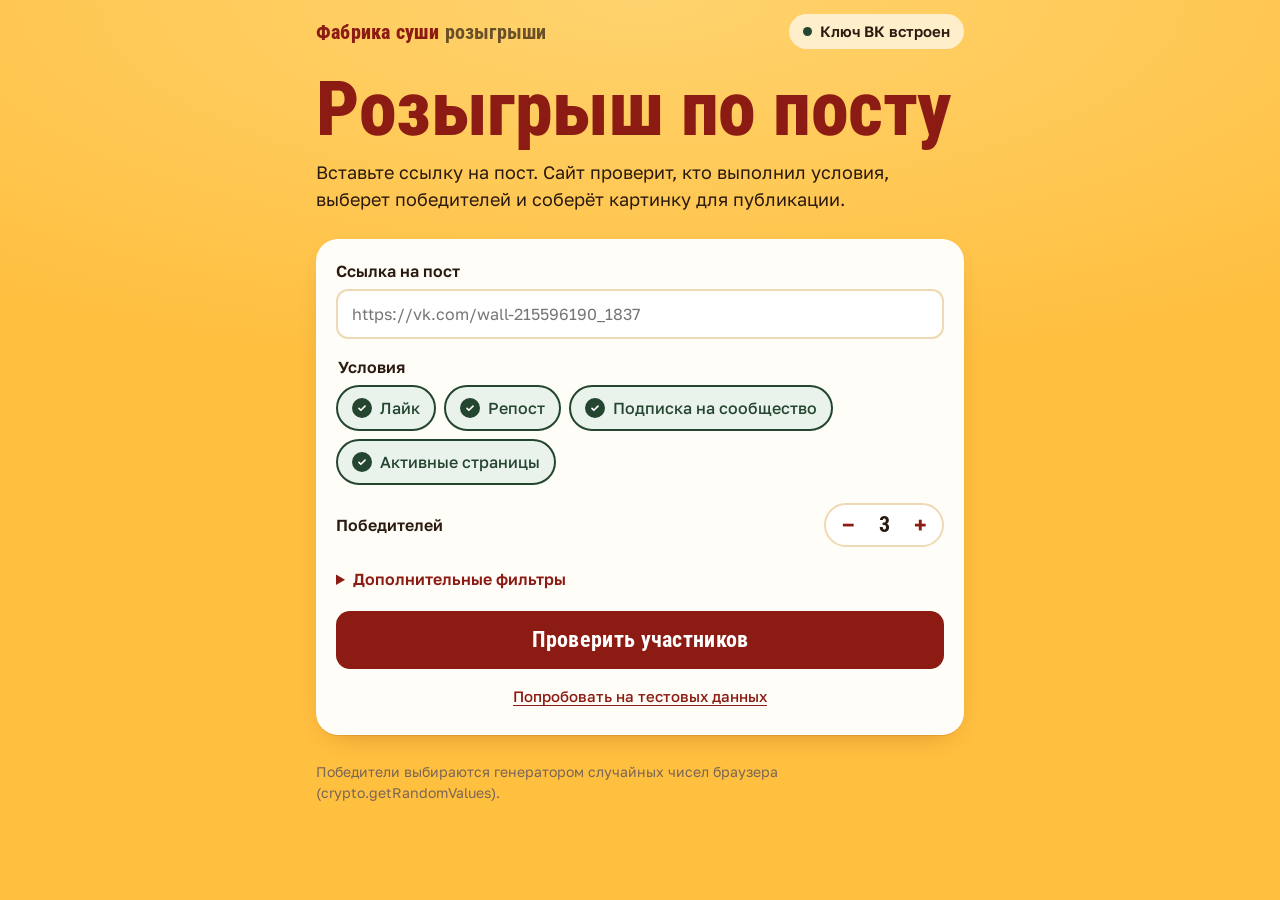
<file: index.html>
<!doctype html>
<html lang="ru">
<head>
  <meta charset="utf-8">
  <meta name="viewport" content="width=device-width, initial-scale=1">
  <title>Розыгрыш по посту ВК</title>
  <meta name="description" content="Проверка условий розыгрыша ВКонтакте, честный выбор победителей и готовая картинка с победителями.">
  <meta name="theme-color" content="#FFBF3F">
  <link rel="preconnect" href="https://fonts.googleapis.com">
  <link rel="preconnect" href="https://fonts.gstatic.com" crossorigin>
  <link href="https://fonts.googleapis.com/css2?family=Golos+Text:wght@400;500;600;700&family=Roboto+Condensed:wght@700;800&display=swap" rel="stylesheet">
  <link rel="stylesheet" href="style.css?v=3">
</head>
<body>
  <header class="top">
    <div class="wrap top__row">
      <span class="brand">Фабрика суши <span class="brand__sub">розыгрыши</span></span>
      <button class="ghost-btn" id="tokenBtn" type="button" aria-expanded="false" aria-controls="tokenPanel">
        <span class="dot" id="tokenDot" aria-hidden="true"></span><span id="tokenBtnText">Ключ ВК</span>
      </button>
    </div>
  </header>

  <main class="wrap">
    <section class="panel token" id="tokenPanel" hidden>
      <h2 class="h2">Ключ доступа ВКонтакте</h2>
      <p class="muted">На сайте уже есть встроенный ключ, и он работает без настройки. Свой сервисный ключ нужен, только если встроенный перестанет работать. Свой ключ хранится в этом браузере и отправляется только во ВКонтакте.</p>
      <div class="field">
        <label for="token">Сервисный ключ</label>
        <div class="input-row">
          <input id="token" type="password" autocomplete="off" spellcheck="false" placeholder="Вставьте ключ">
          <button type="button" class="ghost-btn small" id="tokenShow">Показать</button>
        </div>
      </div>
      <div class="actions">
        <button type="button" class="btn" id="tokenSave">Сохранить ключ</button>
        <button type="button" class="link-btn" id="tokenClear">Удалить ключ</button>
      </div>
      <details class="help">
        <summary>Где взять ключ</summary>
        <ol>
          <li>Откройте раздел для разработчиков ВК (<a href="https://dev.vk.com" target="_blank" rel="noopener">dev.vk.com</a>) или кабинет VK ID для бизнеса и создайте приложение.</li>
          <li>Подтвердите действие по телефону, если ВК попросит.</li>
          <li>В настройках приложения найдите поле «Сервисный ключ доступа» и скопируйте его сюда.</li>
        </ol>
              </details>
    </section>

    <section class="hero">
      <h1 class="h1">Розыгрыш по&nbsp;посту</h1>
      <p class="lead">Вставьте ссылку на пост. Сайт проверит, кто выполнил условия, выберет победителей и соберёт картинку для публикации.</p>
    </section>

    <form class="panel" id="setup" novalidate>
      <div class="field">
        <label for="postUrl">Ссылка на пост</label>
        <input id="postUrl" type="url" inputmode="url" autocomplete="off" spellcheck="false" placeholder="https://vk.com/wall-215596190_1837">
        <p class="field__err" id="postErr" hidden></p>
      </div>

      <fieldset class="conds">
        <legend>Условия</legend>
        <label class="chip"><input type="checkbox" id="cLike" checked><span>Лайк</span></label>
        <label class="chip"><input type="checkbox" id="cRepost" checked><span>Репост</span></label>
        <label class="chip"><input type="checkbox" id="cMember" checked><span>Подписка на сообщество</span></label>
        <label class="chip"><input type="checkbox" id="cActive" checked><span>Активные страницы</span></label>
      </fieldset>

      <div class="field field--inline">
        <span class="label" id="countLabel">Победителей</span>
        <div class="stepper" role="group" aria-labelledby="countLabel">
          <button type="button" id="countMinus" aria-label="Меньше победителей">−</button>
          <output id="countOut" aria-live="polite">3</output>
          <button type="button" id="countPlus" aria-label="Больше победителей">+</button>
        </div>
      </div>

      <details class="more">
        <summary>Дополнительные фильтры</summary>
        <label class="check"><input type="checkbox" id="fNoPhoto"> Исключить страницы без аватарки</label>
        <label class="check"><input type="checkbox" id="fClosed"> Исключить закрытые профили</label>
        <div class="field">
          <label for="groupOverride">Проверять подписку на другое сообщество</label>
          <input id="groupOverride" type="text" autocomplete="off" spellcheck="false" placeholder="По умолчанию — сообщество, где опубликован пост">
        </div>
        <div class="field">
          <label for="exclude">Не допускать к розыгрышу</label>
          <textarea id="exclude" rows="3" spellcheck="false" placeholder="Ссылки или id через запятую или с новой строки: админы, прошлые победители"></textarea>
        </div>
      </details>

      <div class="actions">
        <button type="submit" class="btn btn--big" id="checkBtn">Проверить участников</button>
        <button type="button" class="link-btn" id="demoBtn">Попробовать на тестовых данных</button>
      </div>
    </form>

    <section class="panel" id="checkPanel" hidden aria-live="polite">
      <div class="post" id="postCard" hidden>
        <img class="post__ava" id="postAva" alt="">
        <div>
          <div class="post__name" id="postName"></div>
          <div class="muted small" id="postMeta"></div>
        </div>
      </div>
      <h2 class="h2">Проверка условий</h2>
      <ol class="funnel" id="funnel"></ol>
      <p class="status" id="checkStatus"></p>
      <div class="total" id="totalBox" hidden>
        <span class="total__num" id="totalNum">0</span>
        <span class="total__txt" id="totalTxt">участников прошли проверку</span>
      </div>
      <details class="people" id="peopleBox" hidden>
        <summary>Список участников</summary>
        <ul class="people__list" id="peopleList"></ul>
      </details>
      <div class="actions" id="drawActions" hidden>
        <button type="button" class="btn btn--big" id="drawBtn">Разыграть</button>
      </div>
    </section>

    <section class="panel" id="drawPanel" hidden>
      <h2 class="h2" id="drawTitle">Выбираем победителей</h2>
      <div class="reel" id="reel" aria-hidden="true">
        <div class="reel__track" id="reelTrack"></div>
        <div class="reel__marker"></div>
      </div>
      <ol class="winners" id="winners"></ol>
    </section>

    <section class="panel" id="posterPanel" hidden>
      <h2 class="h2">Картинка с победителями</h2>
      <p class="muted small" id="posterNote"></p>
      <div class="poster">
        <canvas id="poster" width="1254" height="1254" aria-label="Картинка с победителями"></canvas>
      </div>
      <div class="actions actions--wrap">
        <button type="button" class="btn" id="downloadBtn">Скачать картинку</button>
        <button type="button" class="btn btn--light" id="shareBtn" hidden>Поделиться</button>
      </div>

      <h3 class="h3"><label for="postText">Текст для поста</label></h3>
      <p class="muted small">Имена победителей станут ссылками на их страницы, когда текст вставят в пост ВКонтакте. Текст можно поправить прямо здесь.</p>
      <textarea id="postText" class="post-text" rows="16" spellcheck="false"></textarea>
      <div class="actions actions--wrap">
        <button type="button" class="btn" id="copyBtn">Скопировать текст поста</button>
        <button type="button" class="btn btn--light" id="protocolBtn">Скачать протокол</button>
      </div>
      <p class="muted small">Протокол — это файл со всеми участниками, прошедшими проверку, и результатом выбора. Его можно показать, если кто-то усомнится в честности.</p>
    </section>
  </main>

  <div class="toast" id="toast" role="status" aria-live="polite" hidden></div>

  <footer class="wrap foot muted small">
    Победители выбираются генератором случайных чисел браузера (crypto.getRandomValues).
  </footer>

  <script src="app.js?v=3"></script>
</body>
</html>
</file>
<file: style.css>
:root {
  --saffron: #FFBF3F;
  --saffron-deep: #F0A31C;
  --paper: #FFFDF7;
  --soy: #2A1A10;
  --ash: #7A6656;
  --wine: #8C1C13;
  --wine-dark: #6E130C;
  --nori: #24452F;
  --line: #EED9B4;
  --gold: #F7B500;
  --silver: #8B9AAA;
  --bronze: #C46A1E;
  --radius-panel: 22px;
  --radius-ctl: 12px;
  --display: "Roboto Condensed", "Arial Narrow", sans-serif;
  --ui: "Golos Text", system-ui, -apple-system, "Segoe UI", sans-serif;
}

* { box-sizing: border-box; }
[hidden] { display: none !important; }
html { -webkit-text-size-adjust: 100%; }
body {
  margin: 0;
  background: var(--saffron);
  background-image: radial-gradient(120% 60% at 50% 0%, #FFD36E 0%, rgba(255, 211, 110, 0) 70%);
  background-attachment: fixed;
  color: var(--soy);
  font: 400 16px/1.5 var(--ui);
}
img { display: block; }
a { color: var(--wine); }
.wrap { width: 100%; max-width: 680px; margin: 0 auto; padding: 0 16px; }
.muted { color: var(--ash); }
.small { font-size: 14px; }

/* header */
.top { padding: 14px 0 0; }
.top__row { display: flex; align-items: center; justify-content: space-between; gap: 12px; }
.brand { font: 800 20px/1 var(--display); color: var(--wine); letter-spacing: .2px; }
.brand__sub { font-weight: 700; color: var(--soy); opacity: .7; }
.dot { width: 9px; height: 9px; border-radius: 50%; background: var(--wine); display: inline-block; margin-right: 8px; }
.dot.ok { background: var(--nori); }

/* hero */
.hero { padding: 26px 0 8px; }
.h1 {
  font: 800 clamp(44px, 12vw, 76px)/.92 var(--display);
  color: var(--wine);
  margin: 0 0 14px;
  letter-spacing: -.5px;
}
.lead { margin: 0; font-size: 18px; max-width: 34em; }
.h2 { font: 700 26px/1.1 var(--display); margin: 0 0 14px; }
.h3 { font: 700 21px/1.15 var(--display); margin: 26px 0 6px; padding-top: 20px; border-top: 2px dashed var(--line); }
.post-text { font-size: 15px; line-height: 1.5; margin: 6px 0 12px; }

/* panels */
.panel {
  background: var(--paper);
  border-radius: var(--radius-panel);
  padding: 20px;
  margin: 18px 0;
  box-shadow: 0 1px 0 rgba(140, 28, 19, .12), 0 10px 30px -18px rgba(110, 19, 12, .45);
}
.token { border: 2px solid var(--wine); }

/* fields */
.field { margin: 0 0 16px; }
.field label, .label, legend { display: block; font-weight: 600; margin: 0 0 6px; }
input[type=text], input[type=url], input[type=password], textarea {
  width: 100%;
  font: 400 16px/1.4 var(--ui);
  color: var(--soy);
  background: #fff;
  border: 2px solid var(--line);
  border-radius: var(--radius-ctl);
  padding: 12px 14px;
  outline: none;
  transition: border-color .15s;
}
textarea { resize: vertical; }
input:focus, textarea:focus { border-color: var(--wine); }
.field__err { color: var(--wine); font-weight: 600; margin: 8px 0 0; }
.input-row { display: flex; gap: 8px; }
.input-row input { flex: 1; min-width: 0; }
.field--inline { display: flex; align-items: center; justify-content: space-between; gap: 12px; }
.field--inline .label { margin: 0; }

/* conditions */
.conds { border: 0; padding: 0; margin: 0 0 18px; display: flex; flex-wrap: wrap; gap: 8px; }
.conds legend { width: 100%; }
.chip { position: relative; cursor: pointer; }
.chip input { position: absolute; opacity: 0; inset: 0; margin: 0; cursor: pointer; }
.chip span {
  display: inline-flex; align-items: center; gap: 8px;
  padding: 9px 14px;
  border-radius: 999px;
  border: 2px solid var(--line);
  background: #fff;
  font-weight: 500;
  transition: background .15s, border-color .15s, color .15s;
}
.chip span::before {
  content: ""; width: 16px; height: 16px; border-radius: 50%;
  border: 2px solid var(--line); background: #fff; flex: none;
}
.chip input:checked + span { border-color: var(--nori); background: #EAF2EC; color: var(--nori); }
.chip input:checked + span::before {
  border-color: var(--nori);
  background: var(--nori) url("data:image/svg+xml,%3Csvg xmlns='http://www.w3.org/2000/svg' viewBox='0 0 16 16'%3E%3Cpath d='M4 8.5l2.5 2.5L12 5.5' fill='none' stroke='white' stroke-width='2.2' stroke-linecap='round' stroke-linejoin='round'/%3E%3C/svg%3E") center/12px no-repeat;
}
.chip input:focus-visible + span { outline: 3px solid var(--wine); outline-offset: 2px; }

.check { display: flex; gap: 10px; align-items: center; margin: 0 0 12px; cursor: pointer; }
.check input { width: 20px; height: 20px; accent-color: var(--nori); }

.stepper { display: inline-flex; align-items: center; border: 2px solid var(--line); border-radius: 999px; background: #fff; }
.stepper button {
  width: 44px; height: 40px; border: 0; background: none; cursor: pointer;
  font: 600 22px/1 var(--ui); color: var(--wine); border-radius: 999px;
}
.stepper button:disabled { color: var(--line); cursor: default; }
.stepper output { min-width: 28px; text-align: center; font: 700 22px/1 var(--display); }

details.more, details.help { margin: 0 0 16px; }
details summary { cursor: pointer; font-weight: 600; color: var(--wine); padding: 4px 0; }
details[open] summary { margin-bottom: 12px; }
.help ol { padding-left: 20px; margin: 0 0 10px; }

/* buttons */
.actions { display: flex; flex-direction: column; align-items: stretch; gap: 10px; margin-top: 6px; }
.actions--wrap { flex-direction: row; flex-wrap: wrap; }
.actions--wrap .btn { flex: 1 1 auto; }
.btn {
  font: 600 16px/1 var(--ui);
  border: 0; cursor: pointer;
  background: var(--wine); color: #fff;
  padding: 15px 20px; border-radius: 14px;
  transition: background .15s, transform .1s;
}
.btn:hover { background: var(--wine-dark); }
.btn:active { transform: scale(.98); }
.btn:disabled { background: #C9A99F; cursor: progress; }
.btn--big { font: 700 22px/1 var(--display); padding: 18px 20px; letter-spacing: .3px; }
.btn--light { background: #fff; color: var(--wine); box-shadow: inset 0 0 0 2px var(--wine); }
.btn--light:hover { background: #FBEDEA; }
.ghost-btn {
  display: inline-flex; align-items: center; white-space: nowrap; flex: none;
  font: 600 15px/1 var(--ui); color: var(--soy);
  background: rgba(255, 253, 247, .7); border: 0; border-radius: 999px;
  padding: 10px 14px; cursor: pointer;
}
.ghost-btn.small { font-size: 14px; border-radius: var(--radius-ctl); }
.link-btn {
  background: none; border: 0; padding: 8px 0; cursor: pointer;
  font: 500 15px/1.3 var(--ui); color: var(--wine); text-decoration: underline; text-underline-offset: 3px;
}
button:focus-visible, a:focus-visible, summary:focus-visible { outline: 3px solid var(--wine); outline-offset: 2px; }

/* post card */
.post { display: flex; gap: 12px; align-items: center; padding-bottom: 16px; margin-bottom: 16px; border-bottom: 2px dashed var(--line); }
.post__ava { width: 48px; height: 48px; border-radius: 50%; object-fit: cover; background: var(--line); }
.post__name { font-weight: 700; }

/* funnel */
.funnel { list-style: none; margin: 0 0 12px; padding: 0; display: grid; gap: 10px; }
.funnel li { display: grid; grid-template-columns: 1fr auto; gap: 4px 12px; align-items: baseline; }
.funnel .f-name { font-weight: 500; }
.funnel .f-num { font: 700 20px/1 var(--display); font-variant-numeric: tabular-nums; }
.funnel .f-bar { grid-column: 1 / -1; height: 10px; border-radius: 99px; background: #F6EAD3; overflow: hidden; }
.funnel .f-bar i { display: block; height: 100%; width: 0; background: var(--saffron-deep); border-radius: inherit; transition: width .5s ease; }
.funnel li.done .f-bar i { background: var(--nori); }
.funnel li.wait { opacity: .45; }
.funnel li.run .f-num::after { content: "…"; }
.funnel .f-note { grid-column: 1 / -1; font-size: 13px; color: var(--ash); }
.status { margin: 0 0 8px; min-height: 1.5em; color: var(--ash); }
.status.err { color: var(--wine); font-weight: 600; }

.total { display: flex; align-items: baseline; gap: 10px; margin: 6px 0 12px; }
.total__num { font: 800 56px/1 var(--display); color: var(--nori); }
.total__txt { font-weight: 600; }

.people summary { margin-bottom: 0; }
.people__list { list-style: none; padding: 0; margin: 10px 0 14px; max-height: 320px; overflow: auto; display: grid; gap: 6px; }
.people__list li { display: flex; align-items: center; gap: 10px; font-size: 15px; }
.people__list img { width: 32px; height: 32px; border-radius: 50%; object-fit: cover; background: var(--line); }

/* reel: the one loud moment */
.reel {
  position: relative; height: 112px; margin: 4px -20px 18px;
  overflow: hidden;
  background: var(--wine);
  -webkit-mask-image: linear-gradient(90deg, transparent, #000 18%, #000 82%, transparent);
          mask-image: linear-gradient(90deg, transparent, #000 18%, #000 82%, transparent);
}
.reel__track { position: absolute; top: 14px; left: 0; display: flex; gap: 12px; will-change: transform; }
.reel__track img { width: 84px; height: 84px; border-radius: 50%; object-fit: cover; border: 3px solid rgba(255, 255, 255, .25); background: #A8463C; flex: none; }
.reel__marker {
  position: absolute; left: 50%; top: 8px; bottom: 8px; width: 96px; margin-left: -48px;
  border-radius: 50%; border: 4px solid var(--saffron);
  box-shadow: 0 0 0 4px rgba(255, 191, 63, .3);
  pointer-events: none;
}

.winners { list-style: none; padding: 0; margin: 0; display: grid; gap: 10px; }
.winner {
  display: grid; grid-template-columns: auto 56px 1fr auto; gap: 12px; align-items: center;
  padding: 10px 12px 10px 10px; border-radius: 16px; background: #fff; border: 2px solid var(--line);
}
.winner__place {
  width: 34px; height: 34px; border-radius: 50%; display: grid; place-items: center;
  font: 800 18px/1 var(--display); color: #fff; background: var(--silver);
}
.winner[data-place="1"] .winner__place { background: var(--gold); }
.winner[data-place="3"] .winner__place { background: var(--bronze); }
.winner img { width: 56px; height: 56px; border-radius: 50%; object-fit: cover; background: var(--line); }
.winner__name { font-weight: 700; overflow-wrap: anywhere; }
.winner__name a { color: inherit; text-decoration: none; }
.winner__name a:hover { text-decoration: underline; }
.winner__meta { font-size: 13px; color: var(--ash); }
.winner .link-btn { font-size: 14px; }
.winner.new { animation: pop .45s ease; }
@keyframes pop { from { transform: scale(.94); opacity: 0; } to { transform: none; opacity: 1; } }

.poster { border-radius: 14px; overflow: hidden; margin: 0 0 14px; background: var(--saffron); }
.poster canvas { width: 100%; height: auto; display: block; }

.toast {
  position: fixed; left: 50%; bottom: 20px; transform: translateX(-50%);
  background: var(--soy); color: #fff; padding: 12px 18px; border-radius: 12px;
  font-weight: 500; max-width: calc(100% - 32px); z-index: 10;
}
.foot { padding: 8px 16px 32px; }

@media (max-width: 420px) {
  .panel { padding: 16px; border-radius: 18px; }
  .reel { margin-left: -16px; margin-right: -16px; }
  .winner { grid-template-columns: auto 48px 1fr; }
  .winner img { width: 48px; height: 48px; }
  .winner .link-btn { grid-column: 2 / -1; justify-self: start; padding: 0; }
}
@media (prefers-reduced-motion: reduce) {
  * { transition: none !important; animation: none !important; }
}
</file>
